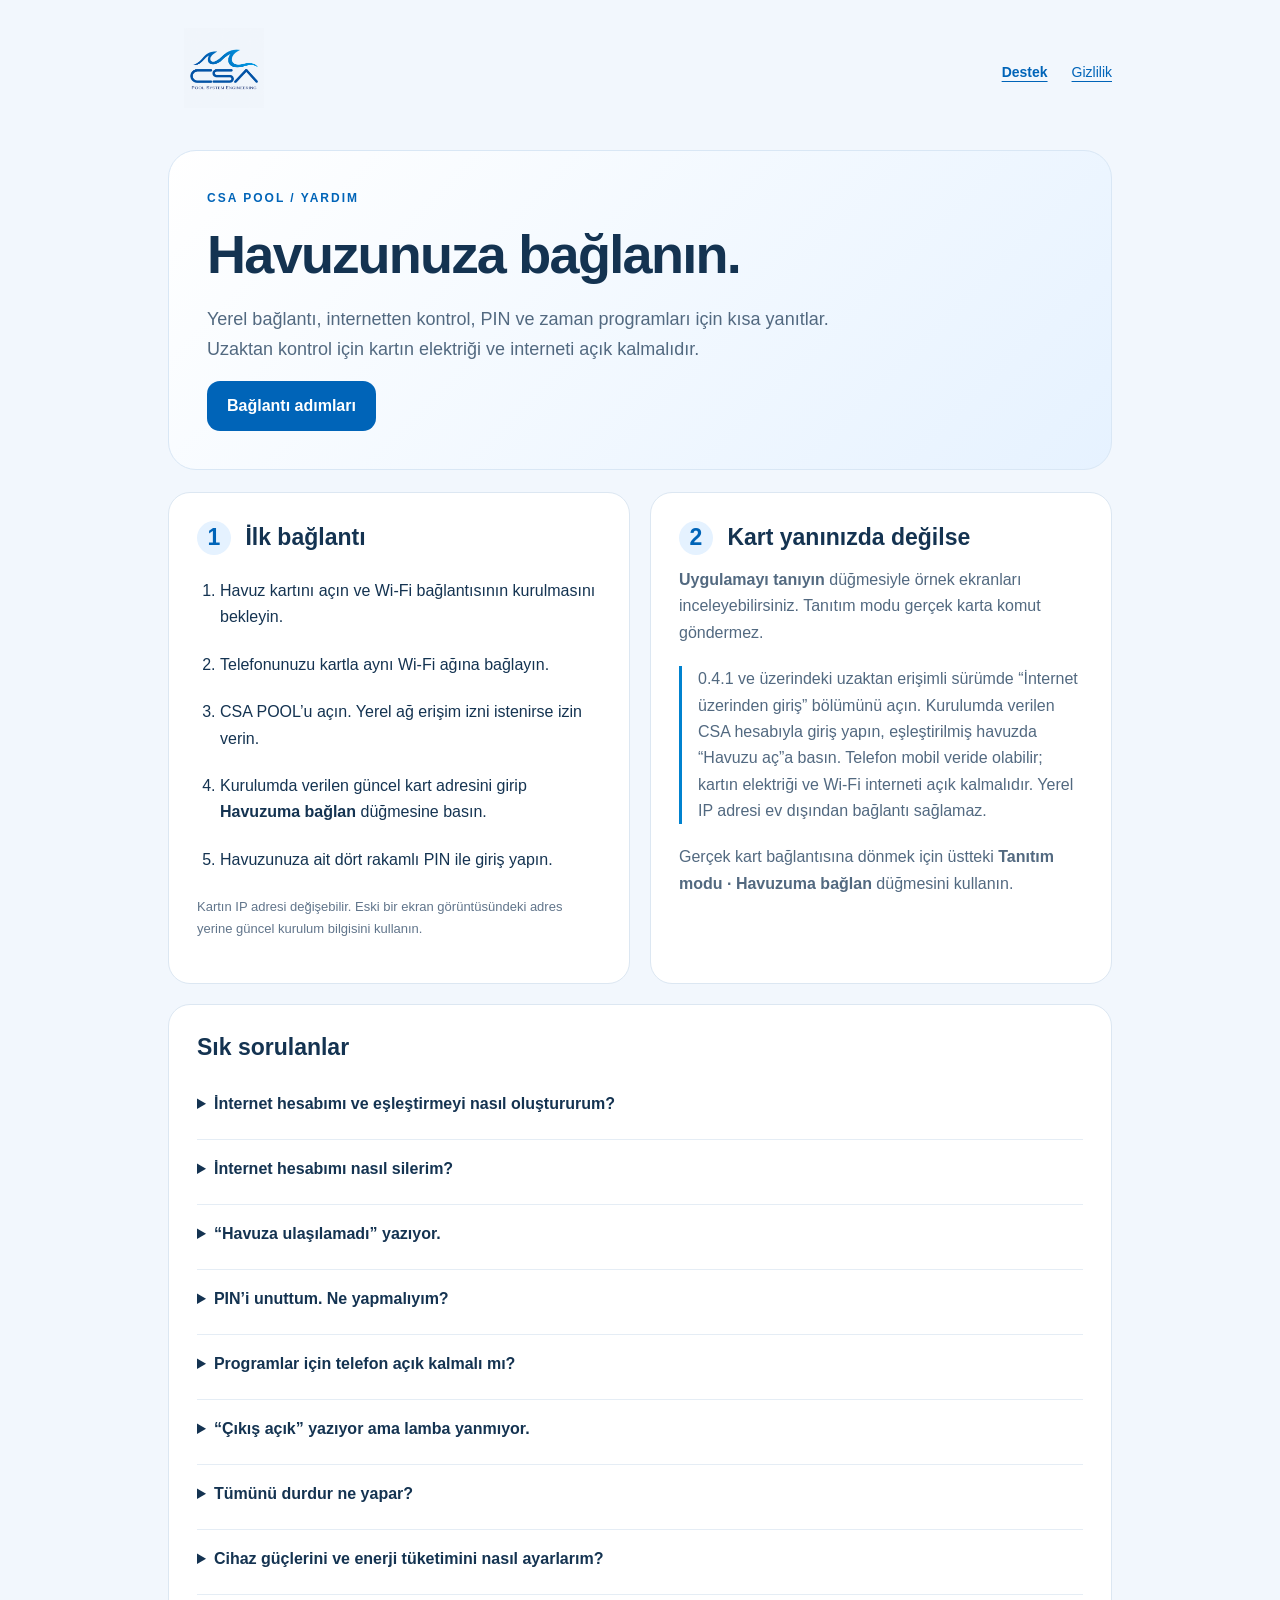
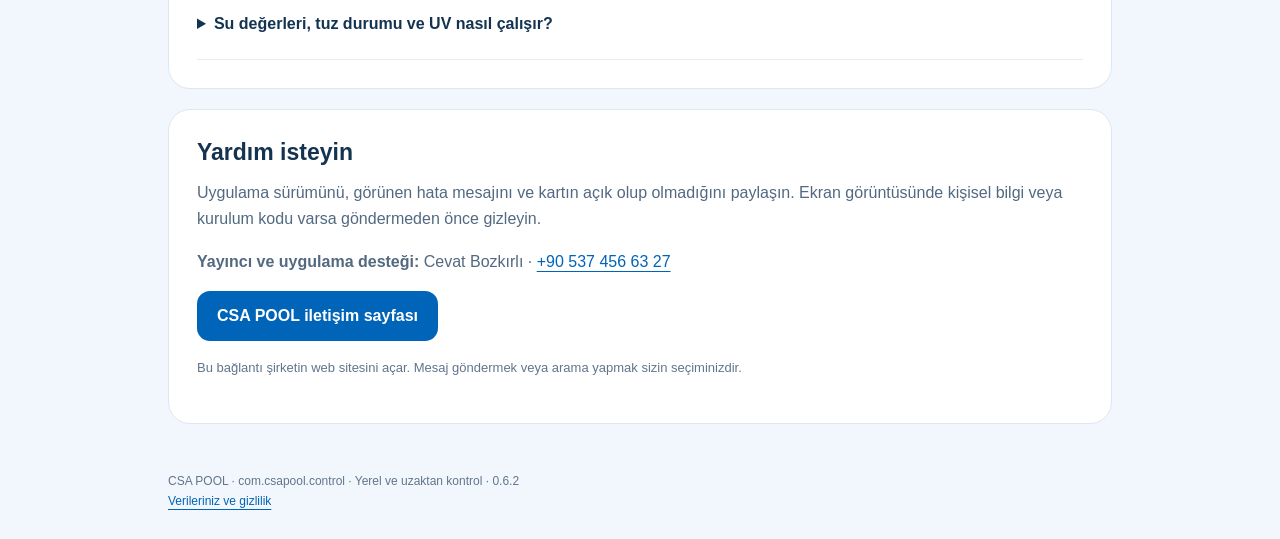
<file: index.html>
<!doctype html>
<html lang="tr"><head><meta charset="utf-8"><meta name="viewport" content="width=device-width,initial-scale=1"><title>CSA POOL · Uygulama desteği</title><link rel="stylesheet" href="site.css"></head>
<body><header><a href="index.html" aria-label="CSA POOL uygulama desteği"><img src="logo.png" alt="CSA Pool System Engineering"></a><nav aria-label="Sayfalar"><a href="index.html" aria-current="page">Destek</a><a href="privacy.html">Gizlilik</a></nav></header>
<main>

<section class="hero"><div class="eyebrow">CSA POOL / YARDIM</div><h1>Havuzunuza bağlanın.</h1><p class="lead">Yerel bağlantı, internetten kontrol, PIN ve zaman programları için kısa yanıtlar. Uzaktan kontrol için kartın elektriği ve interneti açık kalmalıdır.</p><a class="button" href="#ilk-baglanti">Bağlantı adımları</a></section>
<div class="grid">
<section class="card" id="ilk-baglanti"><h2><span class="number">1</span> İlk bağlantı</h2><ol class="steps"><li>Havuz kartını açın ve Wi-Fi bağlantısının kurulmasını bekleyin.</li><li>Telefonunuzu kartla aynı Wi-Fi ağına bağlayın.</li><li>CSA POOL’u açın. Yerel ağ erişim izni istenirse izin verin.</li><li>Kurulumda verilen güncel kart adresini girip <strong>Havuzuma bağlan</strong> düğmesine basın.</li><li>Havuzunuza ait dört rakamlı PIN ile giriş yapın.</li></ol><p class="meta">Kartın IP adresi değişebilir. Eski bir ekran görüntüsündeki adres yerine güncel kurulum bilgisini kullanın.</p></section>
<section class="card"><h2><span class="number">2</span> Kart yanınızda değilse</h2><p><strong>Uygulamayı tanıyın</strong> düğmesiyle örnek ekranları inceleyebilirsiniz. Tanıtım modu gerçek karta komut göndermez.</p><div class="note">0.4.1 ve üzerindeki uzaktan erişimli sürümde “İnternet üzerinden giriş” bölümünü açın. Kurulumda verilen CSA hesabıyla giriş yapın, eşleştirilmiş havuzda “Havuzu aç”a basın. Telefon mobil veride olabilir; kartın elektriği ve Wi-Fi interneti açık kalmalıdır. Yerel IP adresi ev dışından bağlantı sağlamaz.</div><p>Gerçek kart bağlantısına dönmek için üstteki <strong>Tanıtım modu · Havuzuma bağlan</strong> düğmesini kullanın.</p></section>
</div>
<section class="card"><h2>Sık sorulanlar</h2><details><summary>İnternet hesabımı ve eşleştirmeyi nasıl oluştururum?</summary><p>Uyumlu kartın internet kurulumu CSA servisi tarafından yapılır. Kurulumda verilen davetle hesabınızı açabilir veya oluşturulmuş hesabınıza giriş yapabilirsiniz. Yeni havuz eklerken kart kimliğini ve 10 dakika geçerli, tek kullanımlık eşleştirme kodunu kullanın. Zaten listelenen havuzu yeniden eklemeniz gerekmez.</p></details><details><summary>İnternet hesabımı nasıl silerim?</summary><p>Havuz listesinde veya Ayarlar bölümünde İnternet hesabımı sil seçeneğini kullanın ve hesap şifrenizle doğrulayın. Hesap, eşleşme ve işlem geçmişi etkin sistemden kaldırılır; kartın internet anahtarı iptal edilir. Yerel PIN ve kart programları ayrı kalır. Uygulamaya erişiminiz yoksa <a href="privacy.html#hesap-silme">hesap silme talebi sayfasını</a> kullanabilirsiniz.</p></details>
<details><summary>“Havuza ulaşılamadı” yazıyor.</summary><p>Kartın açık olduğunu, telefonun aynı Wi-Fi ağında olduğunu, yerel ağ iznini ve güncel kart adresini kontrol edin. Misafir Wi-Fi ağları cihazların birbiriyle bağlantısını engelleyebilir. Kart kapalıysa uygulama kartı uzaktan açamaz.</p></details>
<details><summary>PIN’i unuttum. Ne yapmalıyım?</summary><p>Kurulumu yapan servise başvurun. PIN sıfırlama, kartın yetkili kurulum sürecinden yapılır. PIN’inizi, Wi-Fi şifrenizi veya kurulum kodunuzu destek mesajına yazmayın.</p></details>
<details><summary>Programlar için telefon açık kalmalı mı?</summary><p>Kaydedilmiş zaman programlarını kart yürütür. Kart açık, saati doğru ve programları etkin olmalıdır. Program kaydetme sonrasında etkinleştirme durumunu uygulamadan kontrol edin. Kartı yeniden başlattıktan sonra program durumunu tekrar kontrol edin.</p></details>
<details><summary>“Çıkış açık” yazıyor ama lamba yanmıyor.</summary><p>Uygulama kartın röle çıkışını gösterir. Lambanın, pompanın veya bağlı cihazın fiziksel çalışmasını ayrıca ölçmez. Kart çıkışı açıkken ekipman çalışmıyorsa kurulumu yapan servise başvurun.</p></details>
<details><summary>Tümünü durdur ne yapar?</summary><p>Kartın röle çıkışlarını kapatır ve zaman programlarını duraklatır. Tekrar çalıştırmadan önce durdurma kilidini ve programların durumunu kontrol edin.</p></details>
<details><summary>Cihaz güçlerini ve enerji tüketimini nasıl ayarlarım?</summary><p>0.5.0 sürümünde Ayarlar → Cihaz güçleri bölümüne her cihazın etiketindeki elektrik giriş gücünü watt olarak girin. Isı pompasının ısıtma kapasitesini değil elektrik giriş gücünü kullanın. Bu tercihler telefonda, yerel ve internet bağlantıları için ayrı saklanır. Kart günlük açık kalma süresi göndermiyorsa tüketim alanında değer gösterilmez. Güç × süre hesabı tahmindir; gerçek enerji ölçümü için sayaç gerekir.</p></details><details><summary>Su değerleri, tuz durumu ve UV nasıl çalışır?</summary><p>0.6.2 sürümü, uyumlu ölçüm cihazları ve kart yazılımı kurulup doğrulandığında cihazdan gelen güncel pH, ORP ve su sıcaklığını gösterebilir. Tuz durumu cihazın bildirdiği Düşük, Normal veya Yüksek sınıfıdır; bu sınıflar g/L değerine çevrilmez. Klor üretim ayarı cihazın ayarıdır; sudaki serbest klor ölçümü değildir. ORP de serbest klor değerine çevrilmez. Cihaz ve sensör bağlantısının kurulması ayrıca gerekir; yalnız uygulamayı güncellemek ölçüm sağlamaz. Eski, hatalı veya alınamayan ölçümler güncel değer olarak gösterilmez. Tanıtım modu örnekleri gerçek ölçüm sayılmaz. Bu ölçüm ekranları otomatik dozaj ayarı yapmaz. UV ve enerji bilgileri desteklenen çalışma süresi verilerine dayanan tahminlerdir; fiziksel çalışmayı veya lambanın sağlığını ölçmez. Gerçek RGB sürücüsü entegrasyonu bulunmaz.</p></details>
</section>
<section class="card"><h2>Yardım isteyin</h2><p>Uygulama sürümünü, görünen hata mesajını ve kartın açık olup olmadığını paylaşın. Ekran görüntüsünde kişisel bilgi veya kurulum kodu varsa göndermeden önce gizleyin.</p><p><strong>Yayıncı ve uygulama desteği:</strong> Cevat Bozkırlı · <a href="tel:+905374566327">+90 537 456 63 27</a></p><a class="button" href="https://www.csapool.com.tr/iletisim/" target="_blank" rel="noopener noreferrer">CSA POOL iletişim sayfası</a><p class="meta" style="margin-top:16px">Bu bağlantı şirketin web sitesini açar. Mesaj göndermek veya arama yapmak sizin seçiminizdir.</p></section>
</main><footer>CSA POOL · com.csapool.control · Yerel ve uzaktan kontrol · 0.6.2<br><a href="privacy.html">Verileriniz ve gizlilik</a></footer></body></html>
</file>
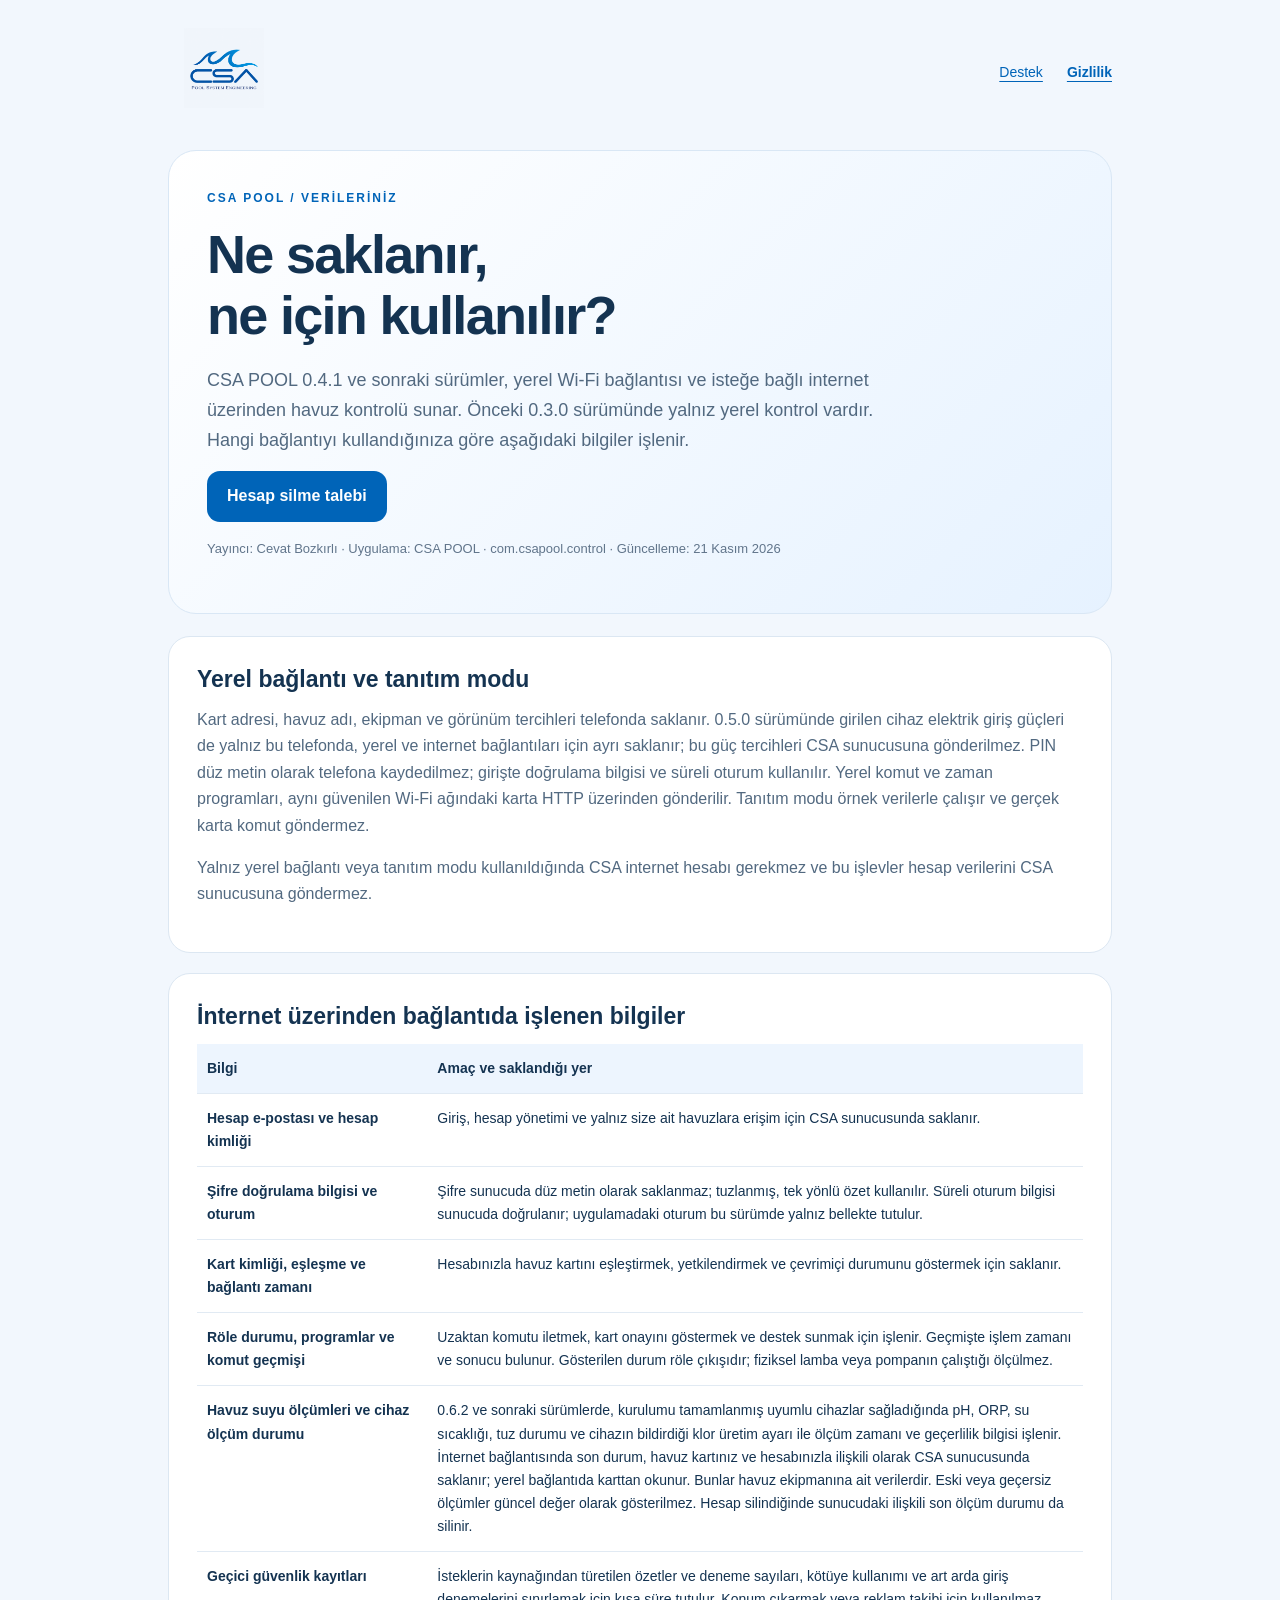
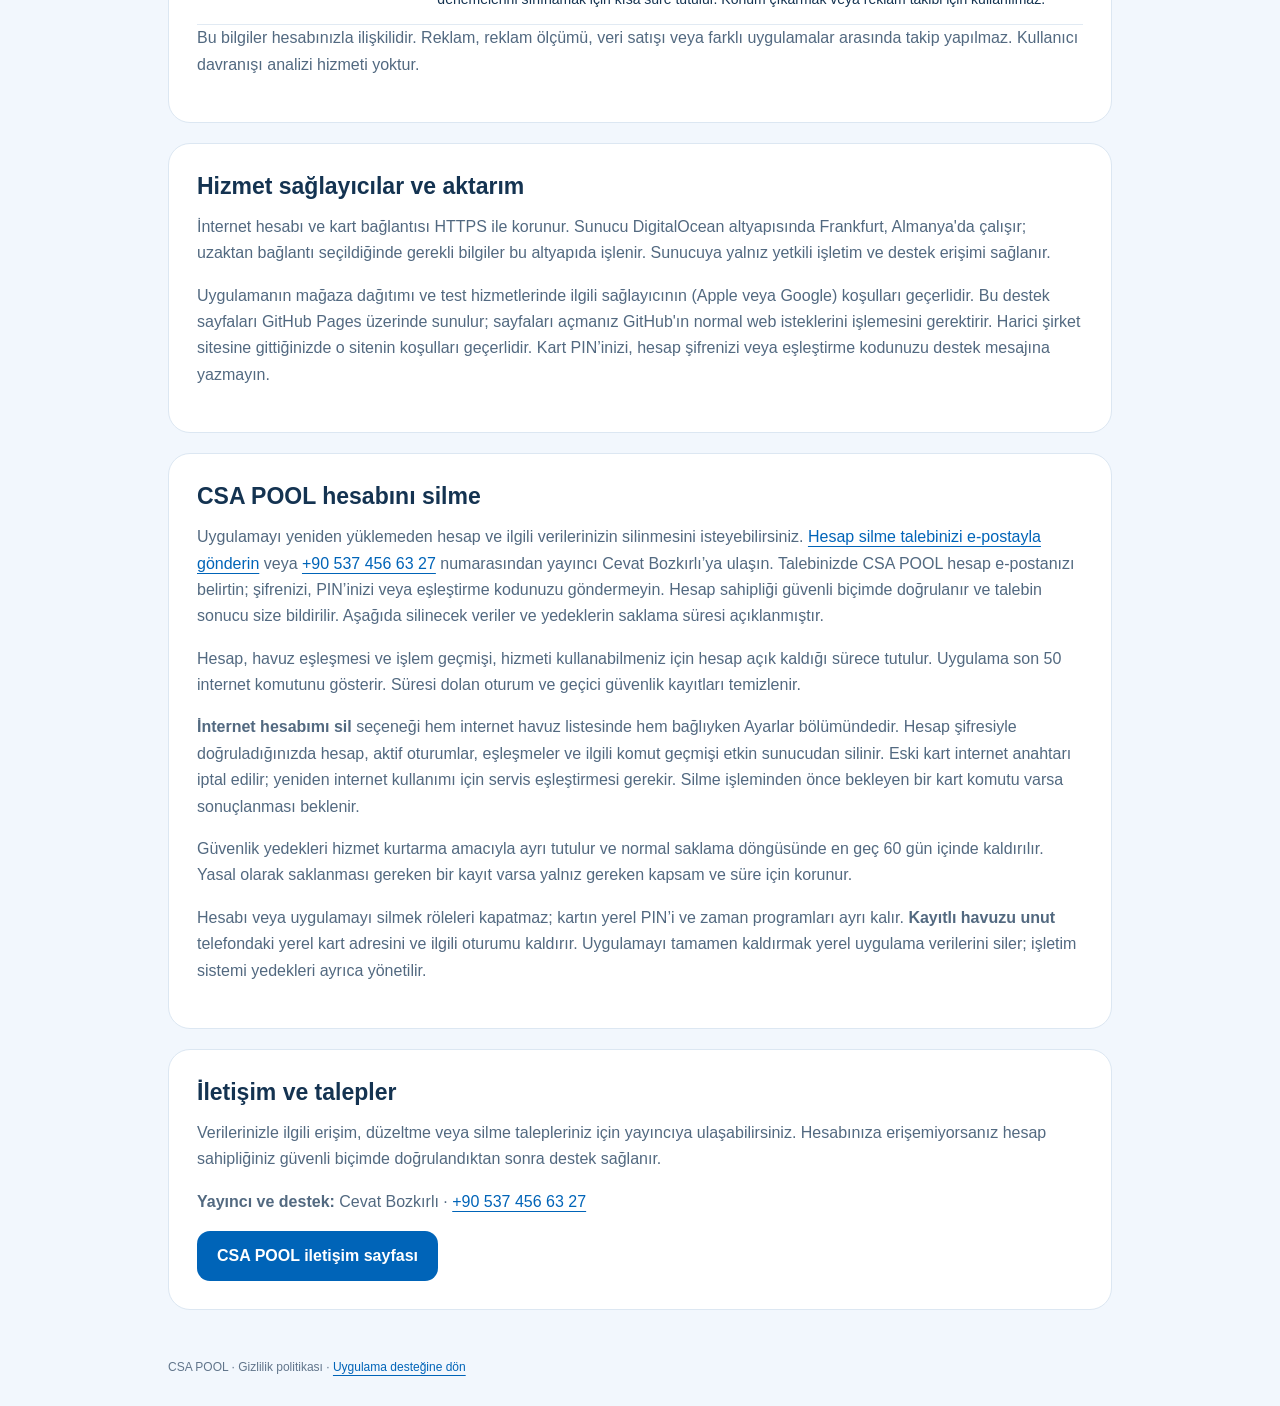
<file: privacy.html>
<!doctype html>
<html lang="tr"><head><meta charset="utf-8"><meta name="viewport" content="width=device-width,initial-scale=1"><title>CSA POOL · Gizlilik politikası</title><link rel="stylesheet" href="site.css"></head>
<body><header><a href="index.html" aria-label="CSA POOL uygulama desteği"><img src="logo.png" alt="CSA Pool System Engineering"></a><nav aria-label="Sayfalar"><a href="index.html">Destek</a><a href="privacy.html" aria-current="page">Gizlilik</a></nav></header>
<main>
<section class="hero"><div class="eyebrow">CSA POOL / VERİLERİNİZ</div><h1>Ne saklanır,<br>ne için kullanılır?</h1><p class="lead">CSA POOL 0.4.1 ve sonraki sürümler, yerel Wi-Fi bağlantısı ve isteğe bağlı internet üzerinden havuz kontrolü sunar. Önceki 0.3.0 sürümünde yalnız yerel kontrol vardır. Hangi bağlantıyı kullandığınıza göre aşağıdaki bilgiler işlenir.</p><p><a class="button" href="#hesap-silme">Hesap silme talebi</a></p><p class="meta">Yayıncı: Cevat Bozkırlı · Uygulama: CSA POOL · com.csapool.control · Güncelleme: 21 Kasım 2026</p></section>
<section class="card"><h2>Yerel bağlantı ve tanıtım modu</h2><p>Kart adresi, havuz adı, ekipman ve görünüm tercihleri telefonda saklanır. 0.5.0 sürümünde girilen cihaz elektrik giriş güçleri de yalnız bu telefonda, yerel ve internet bağlantıları için ayrı saklanır; bu güç tercihleri CSA sunucusuna gönderilmez. PIN düz metin olarak telefona kaydedilmez; girişte doğrulama bilgisi ve süreli oturum kullanılır. Yerel komut ve zaman programları, aynı güvenilen Wi-Fi ağındaki karta HTTP üzerinden gönderilir. Tanıtım modu örnek verilerle çalışır ve gerçek karta komut göndermez.</p><p>Yalnız yerel bağlantı veya tanıtım modu kullanıldığında CSA internet hesabı gerekmez ve bu işlevler hesap verilerini CSA sunucusuna göndermez.</p></section>
<section class="card"><h2>İnternet üzerinden bağlantıda işlenen bilgiler</h2><div class="table-wrap"><table><thead><tr><th>Bilgi</th><th>Amaç ve saklandığı yer</th></tr></thead><tbody>
<tr><td>Hesap e-postası ve hesap kimliği</td><td>Giriş, hesap yönetimi ve yalnız size ait havuzlara erişim için CSA sunucusunda saklanır.</td></tr>
<tr><td>Şifre doğrulama bilgisi ve oturum</td><td>Şifre sunucuda düz metin olarak saklanmaz; tuzlanmış, tek yönlü özet kullanılır. Süreli oturum bilgisi sunucuda doğrulanır; uygulamadaki oturum bu sürümde yalnız bellekte tutulur.</td></tr>
<tr><td>Kart kimliği, eşleşme ve bağlantı zamanı</td><td>Hesabınızla havuz kartını eşleştirmek, yetkilendirmek ve çevrimiçi durumunu göstermek için saklanır.</td></tr>
<tr><td>Röle durumu, programlar ve komut geçmişi</td><td>Uzaktan komutu iletmek, kart onayını göstermek ve destek sunmak için işlenir. Geçmişte işlem zamanı ve sonucu bulunur. Gösterilen durum röle çıkışıdır; fiziksel lamba veya pompanın çalıştığı ölçülmez.</td></tr>
<tr><td>Havuz suyu ölçümleri ve cihaz ölçüm durumu</td><td>0.6.2 ve sonraki sürümlerde, kurulumu tamamlanmış uyumlu cihazlar sağladığında pH, ORP, su sıcaklığı, tuz durumu ve cihazın bildirdiği klor üretim ayarı ile ölçüm zamanı ve geçerlilik bilgisi işlenir. İnternet bağlantısında son durum, havuz kartınız ve hesabınızla ilişkili olarak CSA sunucusunda saklanır; yerel bağlantıda karttan okunur. Bunlar havuz ekipmanına ait verilerdir. Eski veya geçersiz ölçümler güncel değer olarak gösterilmez. Hesap silindiğinde sunucudaki ilişkili son ölçüm durumu da silinir.</td></tr>
<tr><td>Geçici güvenlik kayıtları</td><td>İsteklerin kaynağından türetilen özetler ve deneme sayıları, kötüye kullanımı ve art arda giriş denemelerini sınırlamak için kısa süre tutulur. Konum çıkarmak veya reklam takibi için kullanılmaz.</td></tr>
</tbody></table></div><p>Bu bilgiler hesabınızla ilişkilidir. Reklam, reklam ölçümü, veri satışı veya farklı uygulamalar arasında takip yapılmaz. Kullanıcı davranışı analizi hizmeti yoktur.</p></section>
<section class="card"><h2>Hizmet sağlayıcılar ve aktarım</h2><p>İnternet hesabı ve kart bağlantısı HTTPS ile korunur. Sunucu DigitalOcean altyapısında Frankfurt, Almanya'da çalışır; uzaktan bağlantı seçildiğinde gerekli bilgiler bu altyapıda işlenir. Sunucuya yalnız yetkili işletim ve destek erişimi sağlanır.</p><p>Uygulamanın mağaza dağıtımı ve test hizmetlerinde ilgili sağlayıcının (Apple veya Google) koşulları geçerlidir. Bu destek sayfaları GitHub Pages üzerinde sunulur; sayfaları açmanız GitHub'ın normal web isteklerini işlemesini gerektirir. Harici şirket sitesine gittiğinizde o sitenin koşulları geçerlidir. Kart PIN’inizi, hesap şifrenizi veya eşleştirme kodunuzu destek mesajına yazmayın.</p></section>
<section class="card" id="hesap-silme"><h2>CSA POOL hesabını silme</h2><p>Uygulamayı yeniden yüklemeden hesap ve ilgili verilerinizin silinmesini isteyebilirsiniz. <a href="mailto:cbozkirli@gmail.com?subject=CSA%20POOL%20hesap%20silme%20talebi">Hesap silme talebinizi e-postayla gönderin</a> veya <a href="tel:+905374566327">+90 537 456 63 27</a> numarasından yayıncı Cevat Bozkırlı’ya ulaşın. Talebinizde CSA POOL hesap e-postanızı belirtin; şifrenizi, PIN’inizi veya eşleştirme kodunuzu göndermeyin. Hesap sahipliği güvenli biçimde doğrulanır ve talebin sonucu size bildirilir. Aşağıda silinecek veriler ve yedeklerin saklama süresi açıklanmıştır.</p><p>Hesap, havuz eşleşmesi ve işlem geçmişi, hizmeti kullanabilmeniz için hesap açık kaldığı sürece tutulur. Uygulama son 50 internet komutunu gösterir. Süresi dolan oturum ve geçici güvenlik kayıtları temizlenir.</p><p><strong>İnternet hesabımı sil</strong> seçeneği hem internet havuz listesinde hem bağlıyken Ayarlar bölümündedir. Hesap şifresiyle doğruladığınızda hesap, aktif oturumlar, eşleşmeler ve ilgili komut geçmişi etkin sunucudan silinir. Eski kart internet anahtarı iptal edilir; yeniden internet kullanımı için servis eşleştirmesi gerekir. Silme işleminden önce bekleyen bir kart komutu varsa sonuçlanması beklenir.</p><p>Güvenlik yedekleri hizmet kurtarma amacıyla ayrı tutulur ve normal saklama döngüsünde en geç 60 gün içinde kaldırılır. Yasal olarak saklanması gereken bir kayıt varsa yalnız gereken kapsam ve süre için korunur.</p><p>Hesabı veya uygulamayı silmek röleleri kapatmaz; kartın yerel PIN’i ve zaman programları ayrı kalır. <strong>Kayıtlı havuzu unut</strong> telefondaki yerel kart adresini ve ilgili oturumu kaldırır. Uygulamayı tamamen kaldırmak yerel uygulama verilerini siler; işletim sistemi yedekleri ayrıca yönetilir.</p></section>
<section class="card"><h2>İletişim ve talepler</h2><p>Verilerinizle ilgili erişim, düzeltme veya silme talepleriniz için yayıncıya ulaşabilirsiniz. Hesabınıza erişemiyorsanız hesap sahipliğiniz güvenli biçimde doğrulandıktan sonra destek sağlanır.</p><p><strong>Yayıncı ve destek:</strong> Cevat Bozkırlı · <a href="tel:+905374566327">+90 537 456 63 27</a></p><a class="button" href="https://www.csapool.com.tr/iletisim/" target="_blank" rel="noopener noreferrer">CSA POOL iletişim sayfası</a></section>
</main><footer>CSA POOL · Gizlilik politikası · <a href="index.html">Uygulama desteğine dön</a></footer></body></html>
</file>
<file: site.css>
:root{font-family:-apple-system,BlinkMacSystemFont,"Segoe UI",sans-serif;color:#143351;background:#f2f7fd;line-height:1.65;color-scheme:light}*{box-sizing:border-box}body{margin:0}a{color:#0064b8;text-underline-offset:4px}a:focus-visible,summary:focus-visible{outline:3px solid #0088db;outline-offset:5px}header,main,footer{max-width:1000px;margin:auto;padding:28px}header{display:flex;justify-content:space-between;align-items:center;gap:20px}header img{width:112px;height:80px;object-fit:contain;mix-blend-mode:multiply}nav{display:flex;gap:24px;font-size:14px}nav a[aria-current=page]{font-weight:700}main{padding-top:6px}h1{font-size:clamp(34px,6vw,54px);line-height:1.13;letter-spacing:-1.7px;margin:15px 0 20px}h2{font-size:23px;line-height:1.3;margin:0 0 12px}h3{font-size:17px;margin:22px 0 8px}p{margin:0 0 16px;color:#526980}.eyebrow{font-size:12px;font-weight:750;letter-spacing:2px;color:#0064b8}.draft{font-size:13px;padding:12px 16px;border:1px solid #e3d1a6;border-radius:12px;background:#fff8e8;color:#795b1f;margin-bottom:24px}.hero{background:linear-gradient(135deg,#fff,#e6f2ff);padding:38px;border-radius:28px;border:1px solid #d9e7f5;margin-bottom:22px}.lead{max-width:680px;font-size:18px}.grid{display:grid;grid-template-columns:1fr 1fr;gap:20px}.card{padding:28px;border:1px solid #dce7f2;border-radius:22px;background:#fff;margin-bottom:20px}.number{width:34px;height:34px;border-radius:50%;background:#e5f2ff;color:#0064b8;display:inline-grid;place-items:center;font-weight:700;margin-right:8px}.steps{padding-left:23px}.steps li{padding:7px 0}.note{border-left:3px solid #0082cf;padding-left:16px;margin:20px 0;color:#526980}details{border-bottom:1px solid #e5edf5;padding:16px 0}summary{cursor:pointer;font-weight:650;min-height:32px}details p{margin:12px 0 0}.button{display:inline-block;background:#0064b8;color:white;padding:12px 20px;border-radius:13px;text-decoration:none;font-weight:650}.meta{font-size:13px;color:#61758b}.table-wrap{overflow-x:auto}table{width:100%;border-collapse:collapse;font-size:14px}th,td{text-align:left;vertical-align:top;padding:13px 10px;border-bottom:1px solid #e1eaf3}th{background:#edf5fe}td:first-child{font-weight:650;width:26%}footer{font-size:12px;color:#61758b;padding-top:0}ul{padding-left:22px}li{margin:7px 0}@media(max-width:650px){header,main,footer{padding:20px}header img{width:90px;height:65px}nav{gap:15px;font-size:13px}.hero{padding:26px}.grid{grid-template-columns:1fr;gap:0}.card{padding:23px}h1{letter-spacing:-1px}.lead{font-size:16px}th,td{padding:10px 7px;font-size:13px}}
</file>
